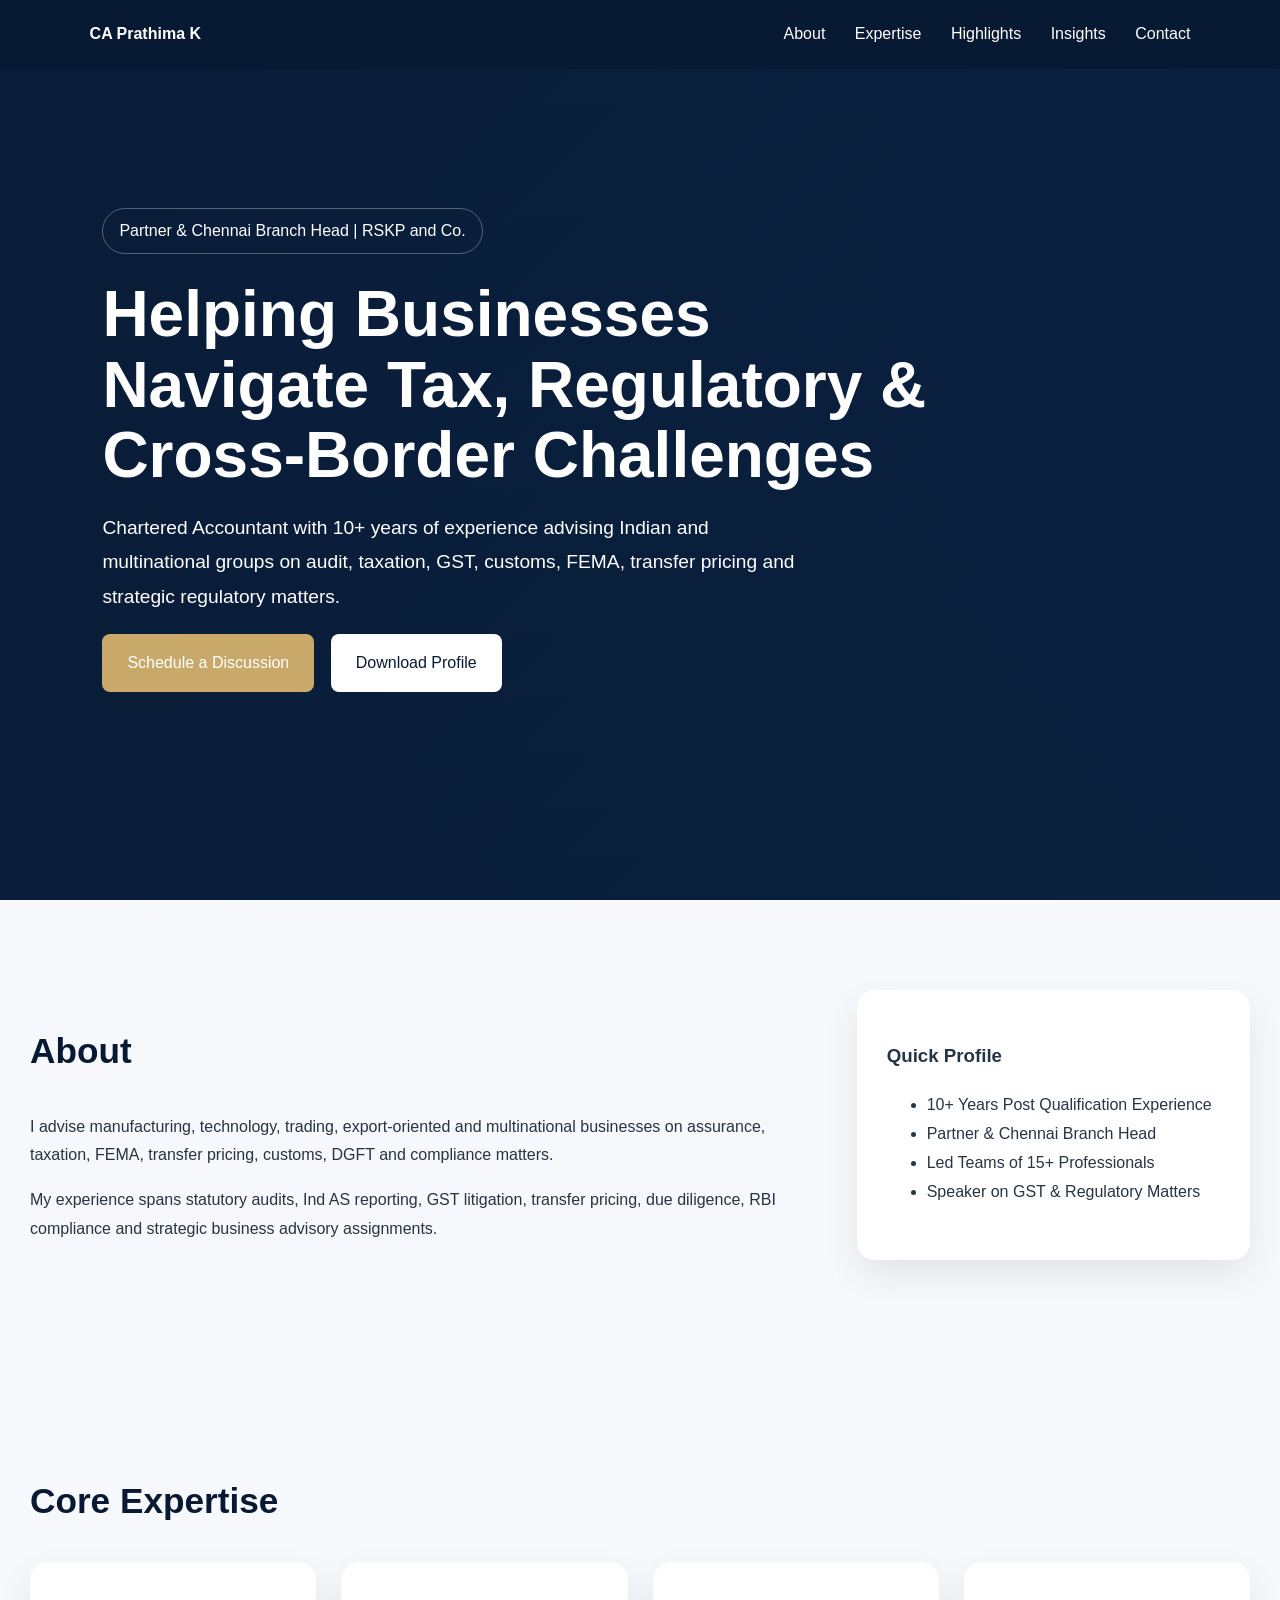
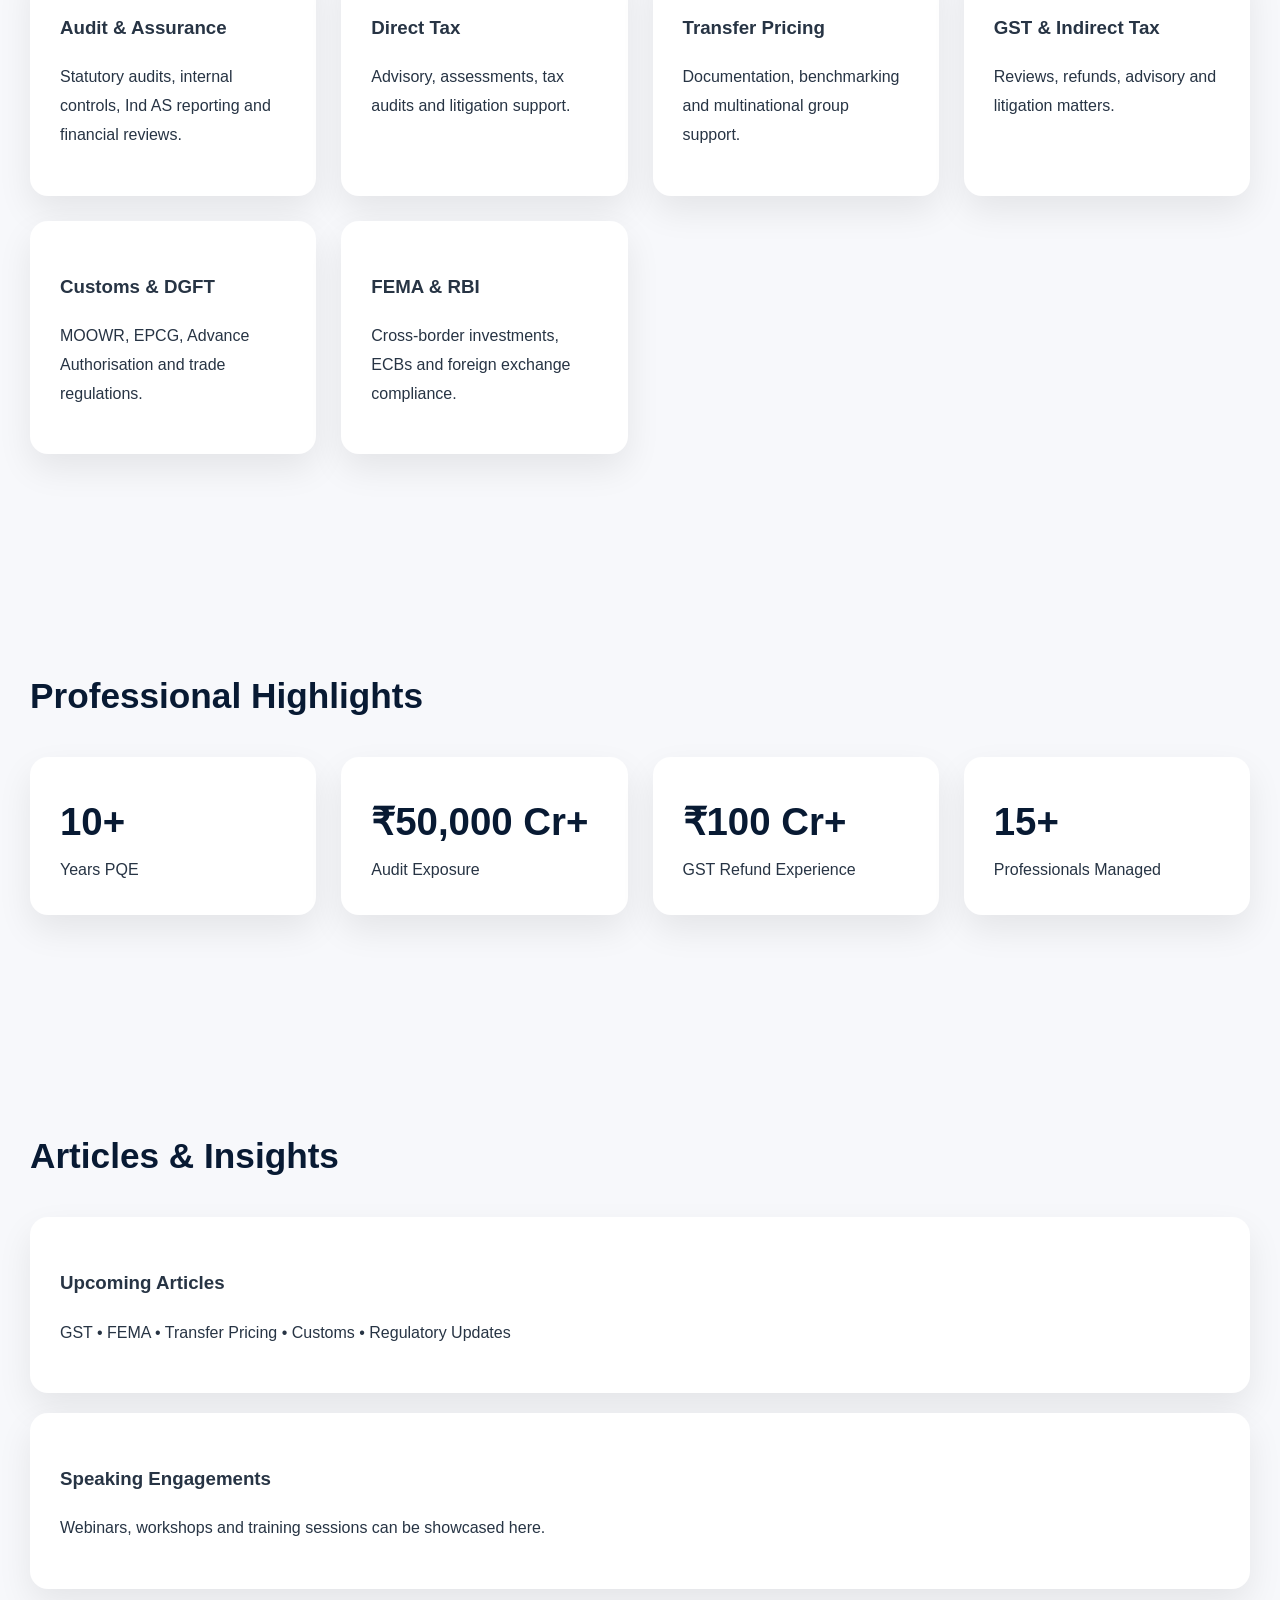
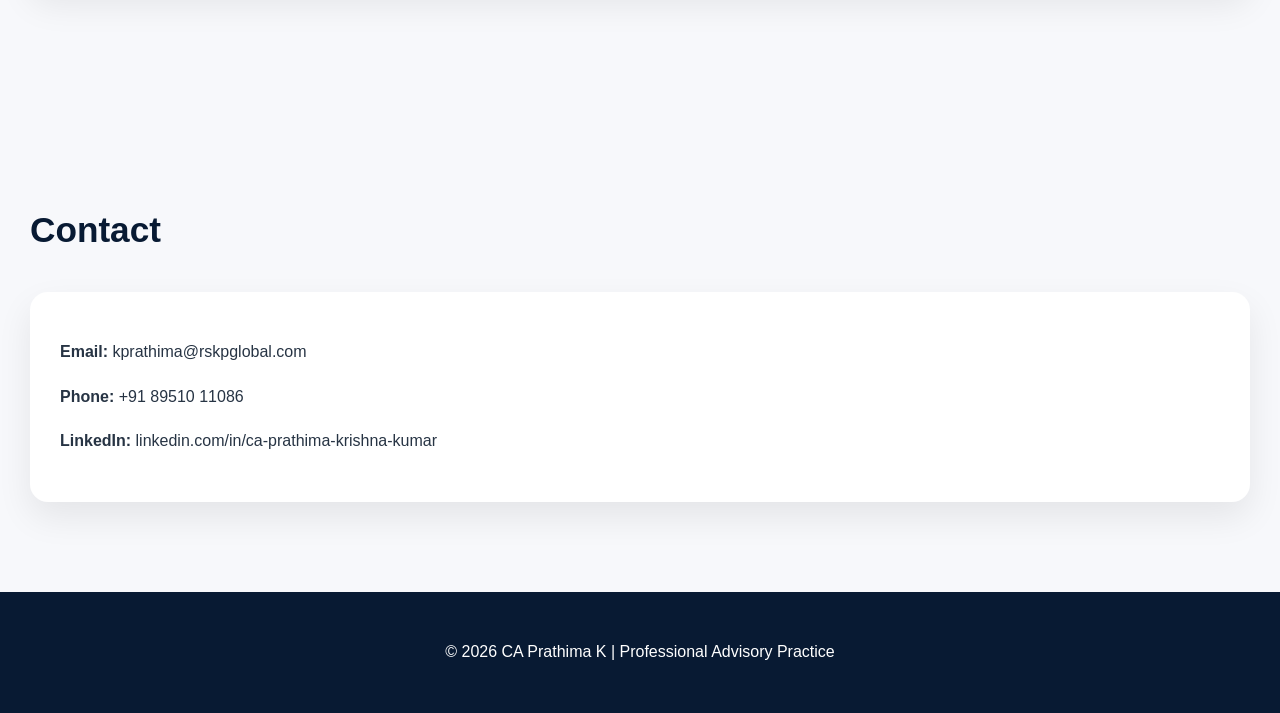
<file: index.html>
<!DOCTYPE html>
<html lang="en">
<head>
<meta charset="UTF-8">
<meta name="viewport" content="width=device-width, initial-scale=1.0">
<title>CA Prathima K | Strategic Tax & Regulatory Advisor</title>
<link rel="stylesheet" href="style.css">
</head>
<body>

<nav class="navbar">
  <div class="brand">CA Prathima K</div>
  <div class="menu">
    <a href="#about">About</a>
    <a href="#expertise">Expertise</a>
    <a href="#highlights">Highlights</a>
    <a href="#insights">Insights</a>
    <a href="#contact">Contact</a>
  </div>
</nav>

<header class="hero">
  <div class="overlay"></div>
  <div class="hero-content">
    <div class="badge">Partner & Chennai Branch Head | RSKP and Co.</div>
    <h1>Helping Businesses Navigate Tax, Regulatory & Cross-Border Challenges</h1>
    <p>
      Chartered Accountant with 10+ years of experience advising Indian and multinational groups on
      audit, taxation, GST, customs, FEMA, transfer pricing and strategic regulatory matters.
    </p>
    <div class="hero-buttons">
      <a href="#contact" class="btn">Schedule a Discussion</a>
      <a href="profile.pdf" class="btn secondary">Download Profile</a>
    </div>
  </div>
</header>

<section id="about">
  <div class="two-col">
    <div>
      <h2>About</h2>
      <p>
        I advise manufacturing, technology, trading, export-oriented and multinational businesses on
        assurance, taxation, FEMA, transfer pricing, customs, DGFT and compliance matters.
      </p>
      <p>
        My experience spans statutory audits, Ind AS reporting, GST litigation, transfer pricing,
        due diligence, RBI compliance and strategic business advisory assignments.
      </p>
    </div>
    <div class="profile-card">
      <h3>Quick Profile</h3>
      <ul>
        <li>10+ Years Post Qualification Experience</li>
        <li>Partner & Chennai Branch Head</li>
        <li>Led Teams of 15+ Professionals</li>
        <li>Speaker on GST & Regulatory Matters</li>
      </ul>
    </div>
  </div>
</section>

<section id="expertise">
<h2>Core Expertise</h2>
<div class="cards">
<div class="card"><h3>Audit & Assurance</h3><p>Statutory audits, internal controls, Ind AS reporting and financial reviews.</p></div>
<div class="card"><h3>Direct Tax</h3><p>Advisory, assessments, tax audits and litigation support.</p></div>
<div class="card"><h3>Transfer Pricing</h3><p>Documentation, benchmarking and multinational group support.</p></div>
<div class="card"><h3>GST & Indirect Tax</h3><p>Reviews, refunds, advisory and litigation matters.</p></div>
<div class="card"><h3>Customs & DGFT</h3><p>MOOWR, EPCG, Advance Authorisation and trade regulations.</p></div>
<div class="card"><h3>FEMA & RBI</h3><p>Cross-border investments, ECBs and foreign exchange compliance.</p></div>
</div>
</section>

<section id="highlights">
<h2>Professional Highlights</h2>
<div class="stats">
<div><strong>10+</strong><span>Years PQE</span></div>
<div><strong>₹50,000 Cr+</strong><span>Audit Exposure</span></div>
<div><strong>₹100 Cr+</strong><span>GST Refund Experience</span></div>
<div><strong>15+</strong><span>Professionals Managed</span></div>
</div>
</section>

<section id="insights">
<h2>Articles & Insights</h2>
<div class="timeline">
<div class="timeline-item">
<h3>Upcoming Articles</h3>
<p>GST • FEMA • Transfer Pricing • Customs • Regulatory Updates</p>
</div>
<div class="timeline-item">
<h3>Speaking Engagements</h3>
<p>Webinars, workshops and training sessions can be showcased here.</p>
</div>
</div>
</section>

<section id="contact">
<h2>Contact</h2>
<div class="contact-card">
<p><strong>Email:</strong> kprathima@rskpglobal.com</p>
<p><strong>Phone:</strong> +91 89510 11086</p>
<p><strong>LinkedIn:</strong> linkedin.com/in/ca-prathima-krishna-kumar</p>
</div>
</section>

<footer>
<p>© 2026 CA Prathima K | Professional Advisory Practice</p>
</footer>

</body>
</html>
</file>
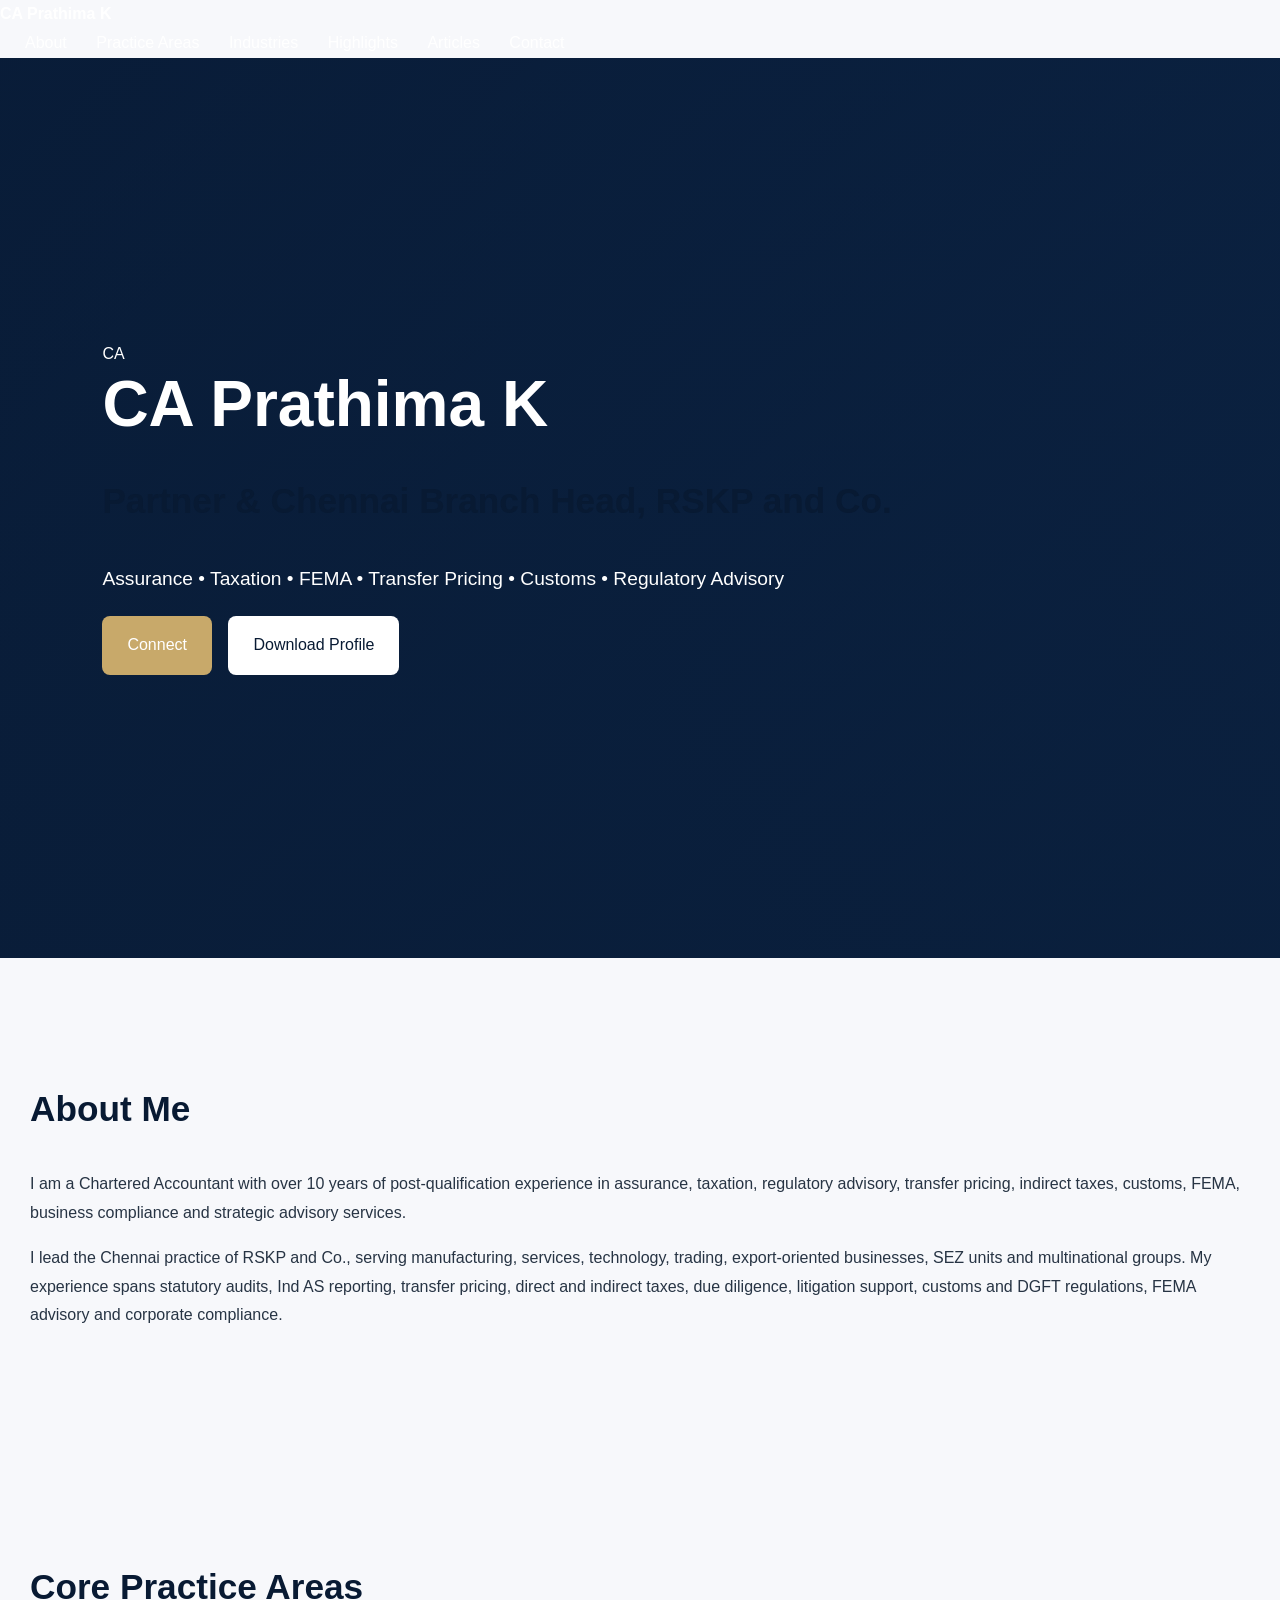
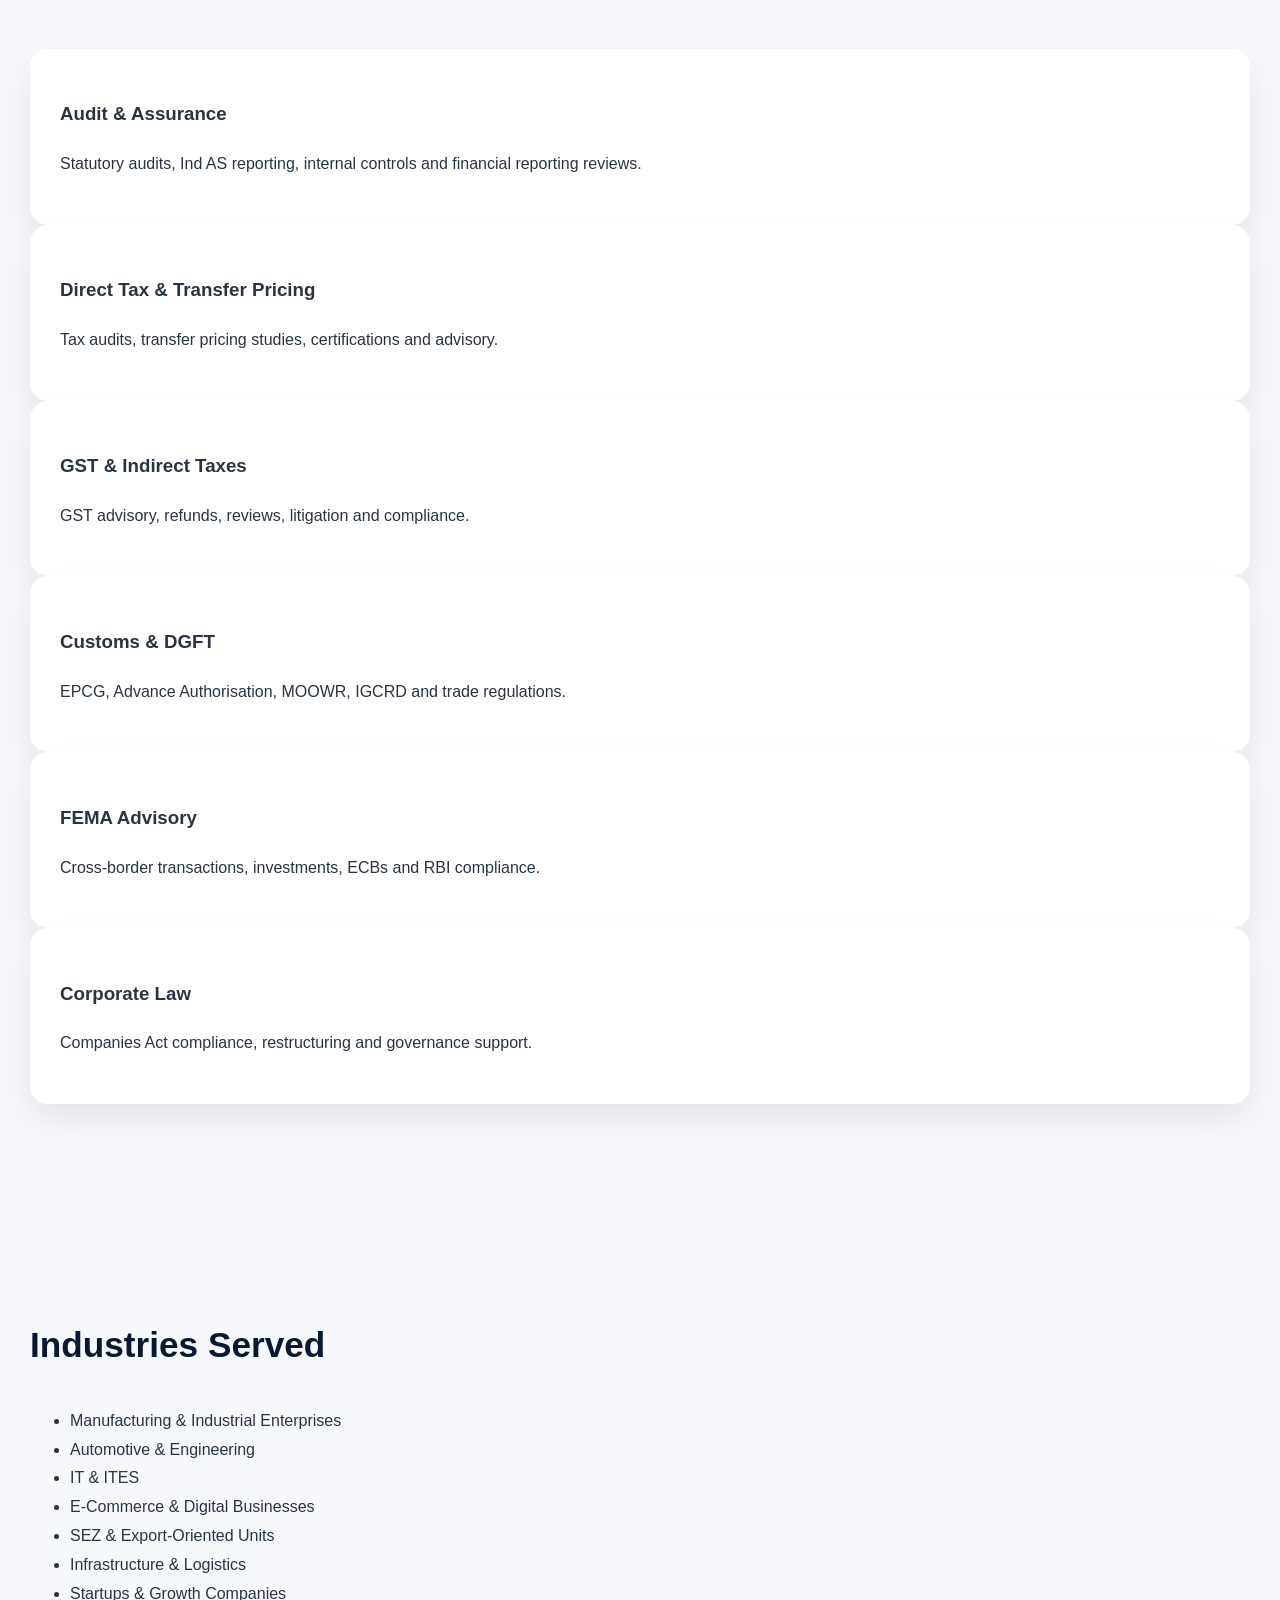
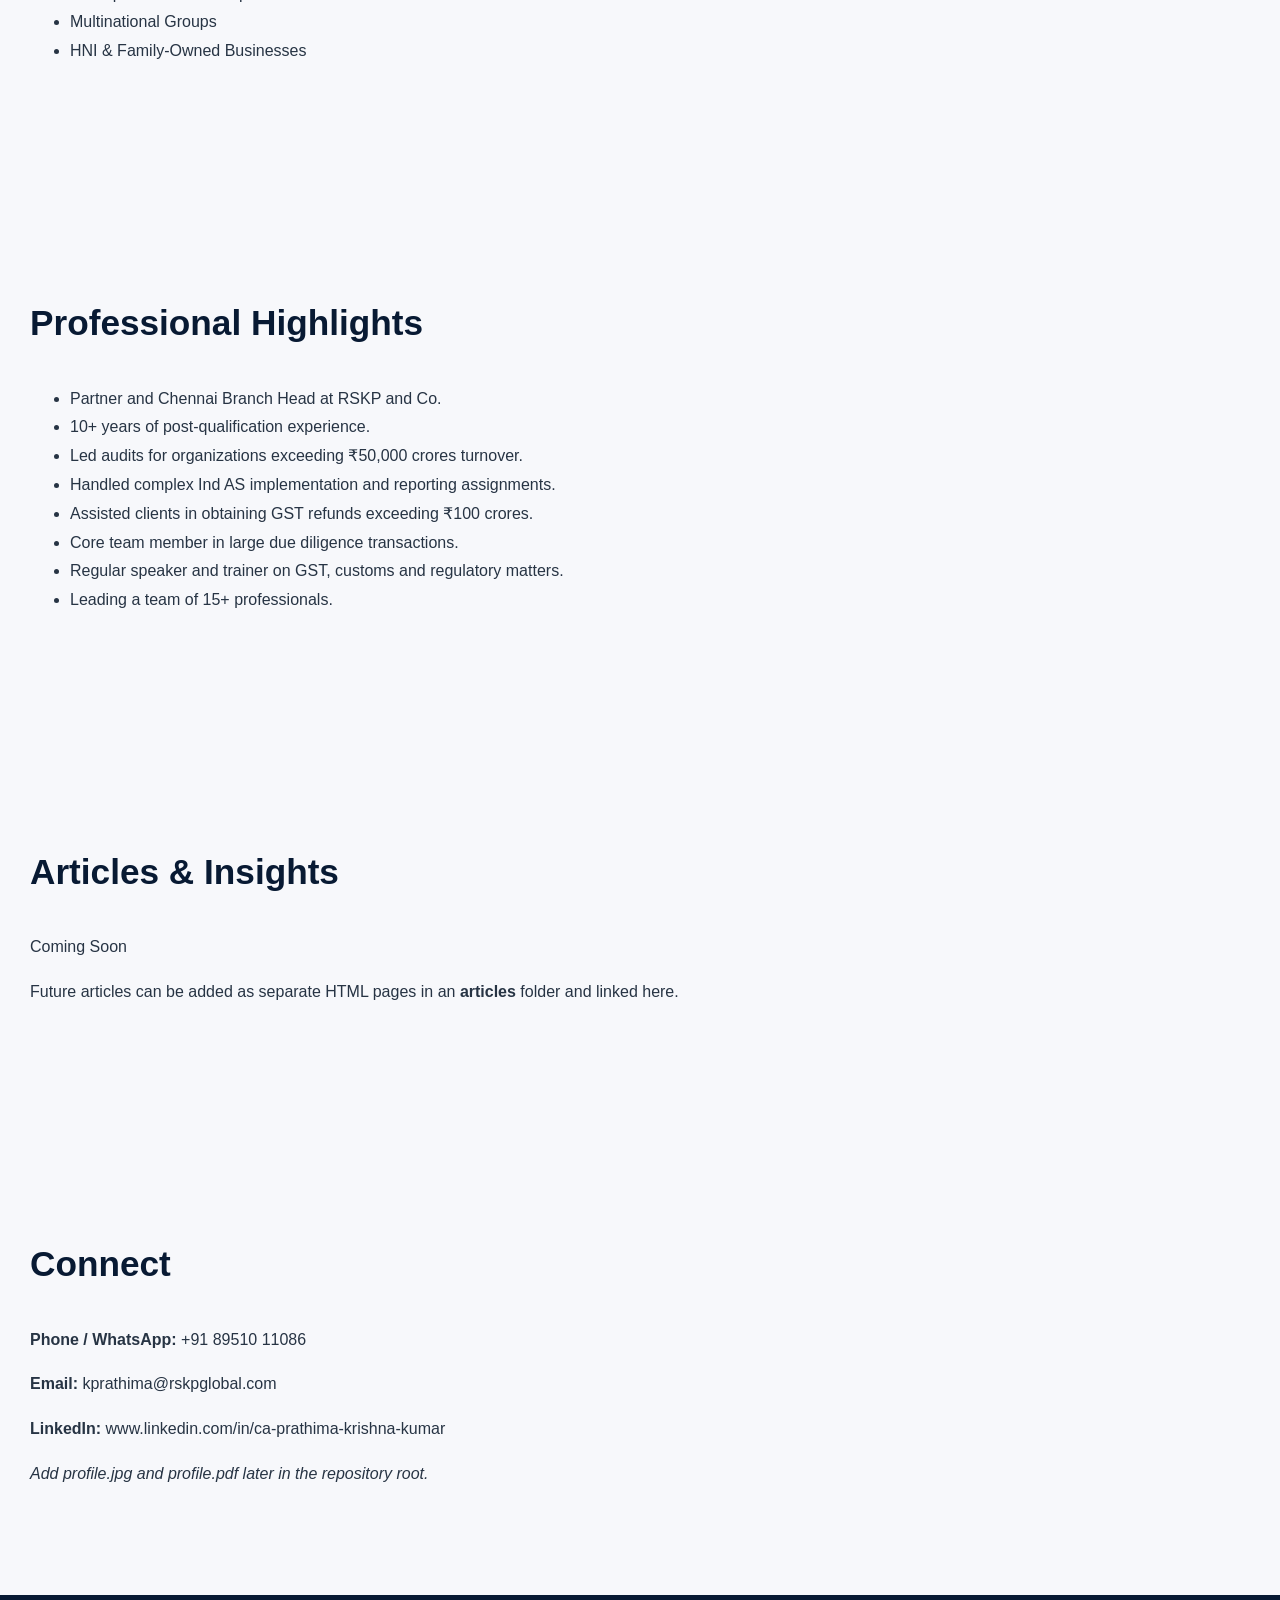
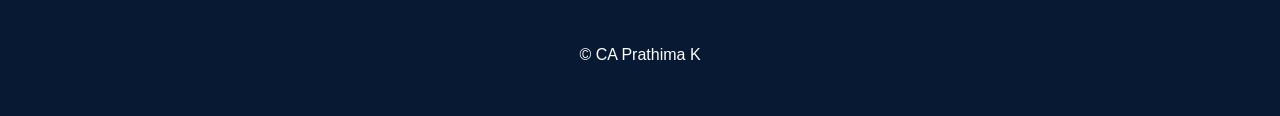
<file: index_v1.html>
<!DOCTYPE html>
<html lang="en">
<head>
<meta charset="UTF-8">
<meta name="viewport" content="width=device-width, initial-scale=1.0">
<title>CA Prathima K</title>
<link rel="stylesheet" href="style.css">
</head>
<body>
<nav>
<div class="brand">CA Prathima K</div>
<div class="menu">
<a href="#about">About</a>
<a href="#practice">Practice Areas</a>
<a href="#industries">Industries</a>
<a href="#highlights">Highlights</a>
<a href="#articles">Articles</a>
<a href="#contact">Contact</a>
</div>
</nav>

<header class="hero">
<div class="hero-content">
<div class="logo">CA</div>
<h1>CA Prathima K</h1>
<h2>Partner & Chennai Branch Head, RSKP and Co.</h2>
<p>Assurance • Taxation • FEMA • Transfer Pricing • Customs • Regulatory Advisory</p>
<a class="btn" href="#contact">Connect</a>
<a class="btn secondary" href="profile.pdf">Download Profile</a>
</div>
</header>

<section id="about">
<h2>About Me</h2>
<p>I am a Chartered Accountant with over 10 years of post-qualification experience in assurance, taxation, regulatory advisory, transfer pricing, indirect taxes, customs, FEMA, business compliance and strategic advisory services.</p>
<p>I lead the Chennai practice of RSKP and Co., serving manufacturing, services, technology, trading, export-oriented businesses, SEZ units and multinational groups. My experience spans statutory audits, Ind AS reporting, transfer pricing, direct and indirect taxes, due diligence, litigation support, customs and DGFT regulations, FEMA advisory and corporate compliance.</p>
</section>

<section id="practice">
<h2>Core Practice Areas</h2>
<div class="grid">
<div class="card"><h3>Audit & Assurance</h3><p>Statutory audits, Ind AS reporting, internal controls and financial reporting reviews.</p></div>
<div class="card"><h3>Direct Tax & Transfer Pricing</h3><p>Tax audits, transfer pricing studies, certifications and advisory.</p></div>
<div class="card"><h3>GST & Indirect Taxes</h3><p>GST advisory, refunds, reviews, litigation and compliance.</p></div>
<div class="card"><h3>Customs & DGFT</h3><p>EPCG, Advance Authorisation, MOOWR, IGCRD and trade regulations.</p></div>
<div class="card"><h3>FEMA Advisory</h3><p>Cross-border transactions, investments, ECBs and RBI compliance.</p></div>
<div class="card"><h3>Corporate Law</h3><p>Companies Act compliance, restructuring and governance support.</p></div>
</div>
</section>

<section id="industries">
<h2>Industries Served</h2>
<ul>
<li>Manufacturing & Industrial Enterprises</li>
<li>Automotive & Engineering</li>
<li>IT & ITES</li>
<li>E-Commerce & Digital Businesses</li>
<li>SEZ & Export-Oriented Units</li>
<li>Infrastructure & Logistics</li>
<li>Startups & Growth Companies</li>
<li>Multinational Groups</li>
<li>HNI & Family-Owned Businesses</li>
</ul>
</section>

<section id="highlights">
<h2>Professional Highlights</h2>
<ul>
<li>Partner and Chennai Branch Head at RSKP and Co.</li>
<li>10+ years of post-qualification experience.</li>
<li>Led audits for organizations exceeding ₹50,000 crores turnover.</li>
<li>Handled complex Ind AS implementation and reporting assignments.</li>
<li>Assisted clients in obtaining GST refunds exceeding ₹100 crores.</li>
<li>Core team member in large due diligence transactions.</li>
<li>Regular speaker and trainer on GST, customs and regulatory matters.</li>
<li>Leading a team of 15+ professionals.</li>
</ul>
</section>

<section id="articles">
<h2>Articles & Insights</h2>
<p>Coming Soon</p>
<p>Future articles can be added as separate HTML pages in an <strong>articles</strong> folder and linked here.</p>
</section>

<section id="contact">
<h2>Connect</h2>
<p><strong>Phone / WhatsApp:</strong> +91 89510 11086</p>
<p><strong>Email:</strong> kprathima@rskpglobal.com</p>
<p><strong>LinkedIn:</strong> www.linkedin.com/in/ca-prathima-krishna-kumar</p>
<p><em>Add profile.jpg and profile.pdf later in the repository root.</em></p>
</section>

<footer>
<p>© CA Prathima K</p>
</footer>
</body>
</html>
</file>
<file: style.css>
:root{
--navy:#081a33;
--gold:#c8a96a;
--light:#f7f8fb;
--text:#273444;
}
*{box-sizing:border-box}
body{
margin:0;
font-family:Segoe UI,Arial,sans-serif;
background:var(--light);
color:var(--text);
line-height:1.8;
}
.navbar{
position:fixed;
top:0;
width:100%;
padding:20px 7%;
display:flex;
justify-content:space-between;
background:rgba(8,26,51,.95);
backdrop-filter:blur(10px);
z-index:1000;
}
.brand{color:#fff;font-weight:700}
.menu a{color:#fff;text-decoration:none;margin-left:25px}

.hero{
height:100vh;
display:flex;
align-items:center;
padding:0 8%;
background:linear-gradient(rgba(8,26,51,.75),rgba(8,26,51,.85)),linear-gradient(135deg,#0b2347,#163f77);
color:#fff;
}
.hero-content{max-width:850px;position:relative}
.badge{
display:inline-block;
padding:8px 16px;
border:1px solid rgba(255,255,255,.3);
border-radius:30px;
margin-bottom:25px;
}
.hero h1{
font-size:4rem;
line-height:1.1;
margin:0 0 20px;
}
.hero p{
font-size:1.2rem;
max-width:700px;
}
.btn{
display:inline-block;
padding:15px 25px;
border-radius:8px;
text-decoration:none;
background:var(--gold);
color:#fff;
margin-right:12px;
}
.secondary{
background:#fff;
color:var(--navy);
}
section{
max-width:1300px;
margin:auto;
padding:90px 30px;
}
h2{
color:var(--navy);
font-size:2.2rem;
margin-bottom:30px;
}
.two-col{
display:grid;
grid-template-columns:2fr 1fr;
gap:40px;
}
.profile-card,.card,.contact-card,.timeline-item,.stats div{
background:#fff;
padding:30px;
border-radius:18px;
box-shadow:0 15px 35px rgba(0,0,0,.08);
}
.cards{
display:grid;
grid-template-columns:repeat(auto-fit,minmax(280px,1fr));
gap:25px;
}
.stats{
display:grid;
grid-template-columns:repeat(auto-fit,minmax(220px,1fr));
gap:25px;
}
.stats strong{
display:block;
font-size:2.4rem;
color:var(--navy);
}
.timeline{
display:grid;
gap:20px;
}
footer{
background:var(--navy);
color:#fff;
text-align:center;
padding:30px;
}
@media(max-width:900px){
.hero h1{font-size:2.6rem}
.two-col{grid-template-columns:1fr}
.menu{display:none}
}
</file>
